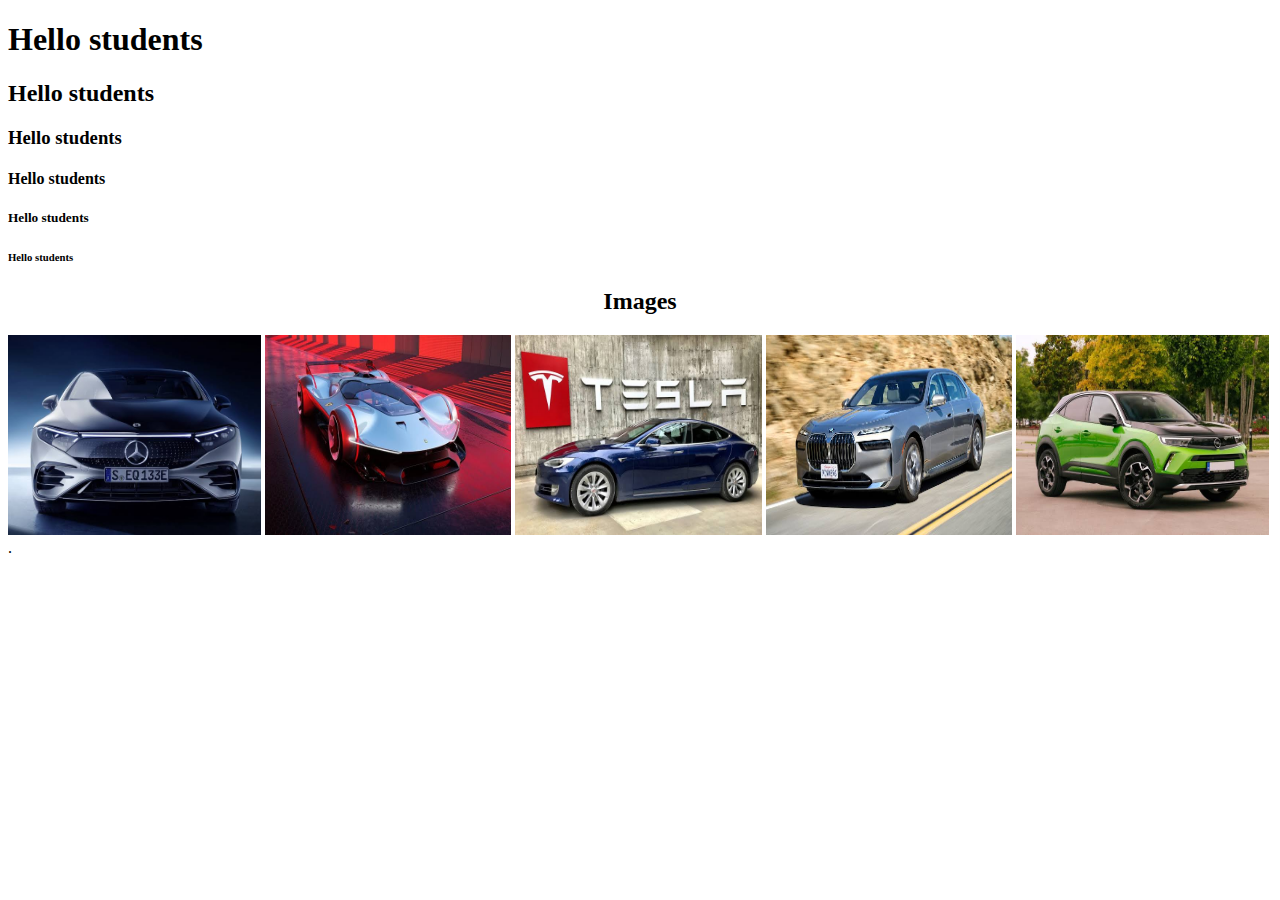
<file: HomeWorkdey2/index.html>
<!DOCTYPE html>
<html lang="ru">
<head>
    <meta charset="UTF-8">
    <title>Заголовок страницы</title>
</head>
<body>
    <h1>Hello students</h1>
    <h2>Hello students</h2>
    <h3>Hello students</h3>
    <h4>Hello students</h4>
    <h5>Hello students</h5>
    <h6>Hello students</h6>
    <h2 style="text-align: center;">Images</h2>
   <a href="mercedes.html">
    <img src="img/merse.jpeg" width="20%" height="200px" alt="Here photo of MERSEDES car"></a>
   <a href="ferari.html">
    <img src="img/ferari.jpeg" width="19.5%" height="200px alt="Here photo of FERARI car"></a>
   <a href="tesla.html" target="_blank">
    <img src="img/tesla.jpeg" width="19.5%" height="200px alt="Here photo of TESLA car"></a>
   <a href="bmw.html">
    <img src="img/bmw.jpeg" width="19.5%" height="200px alt="Here photo of BMW car"></a>
   <a href="opel.html">
    <img src="img/opel.jpeg" width="20%" height="200px alt="Here photo of OPEL car"></a>
</body>
</html> .
</file>
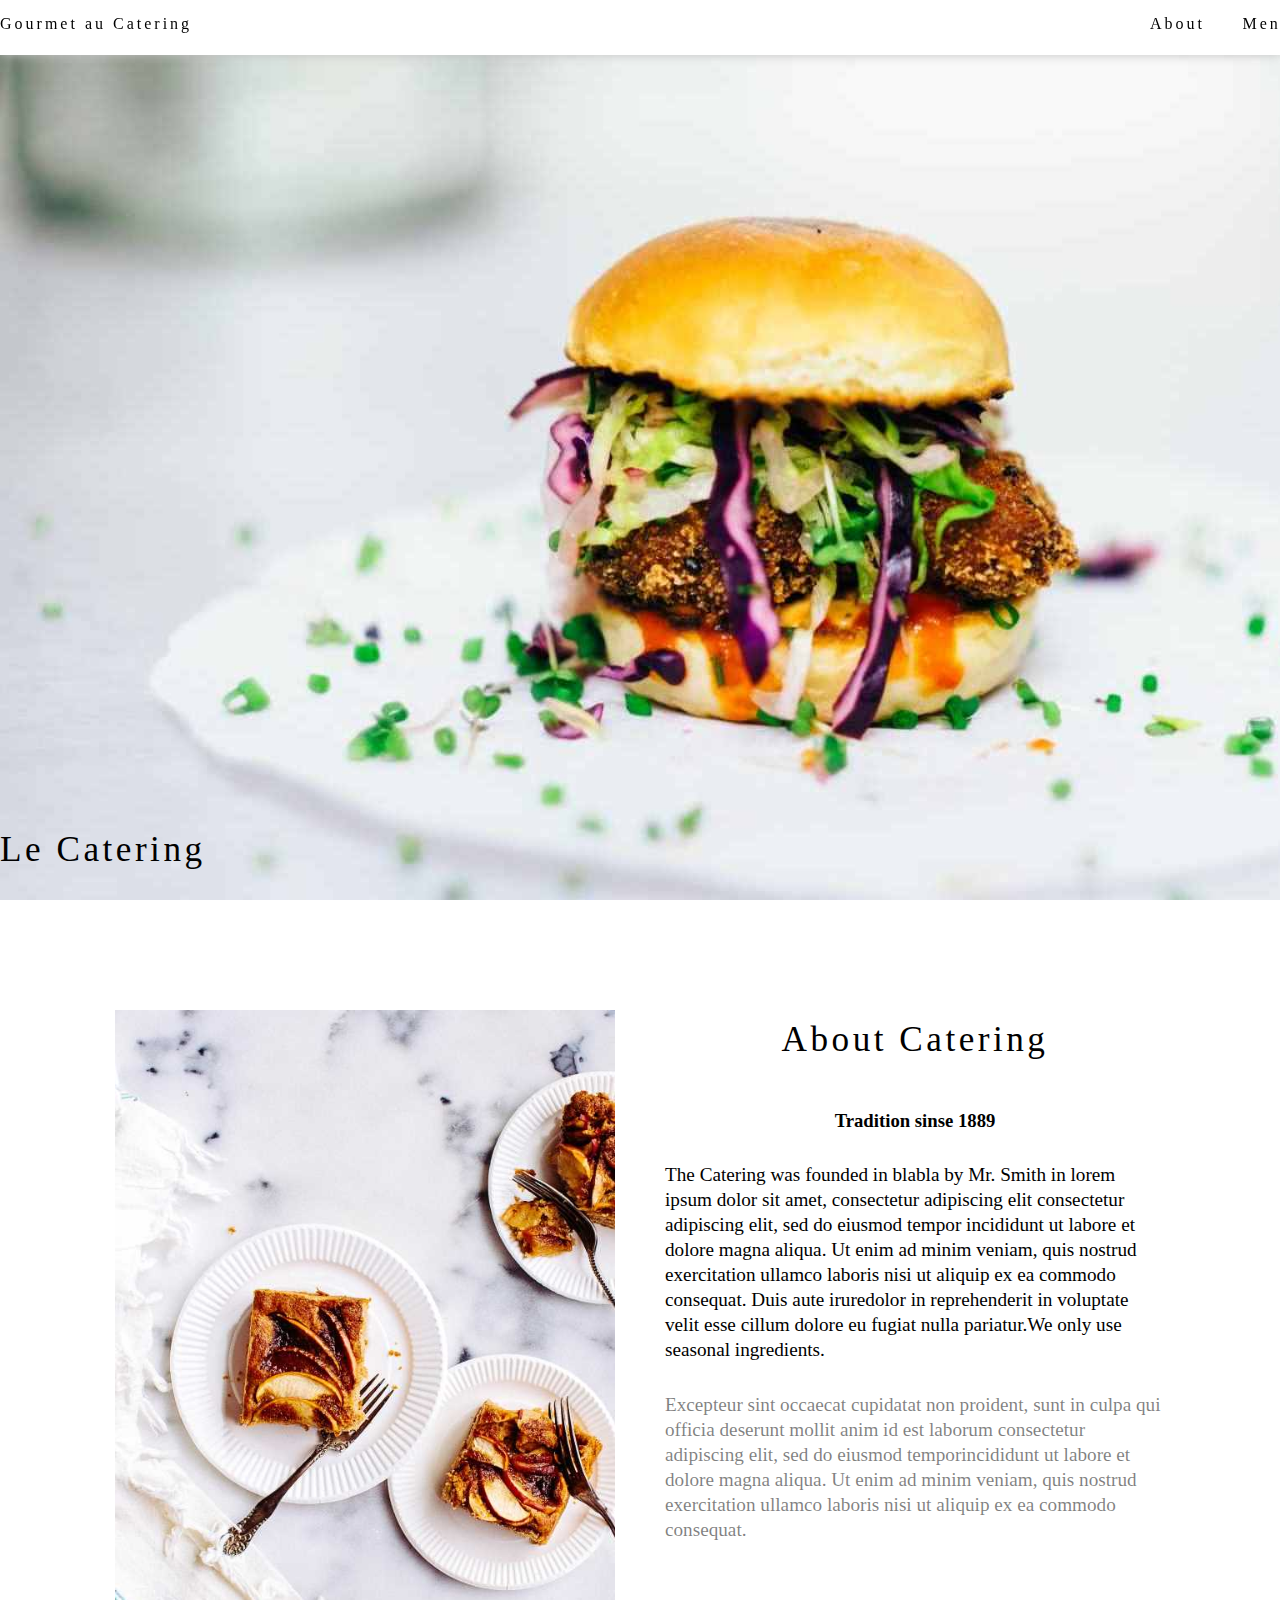
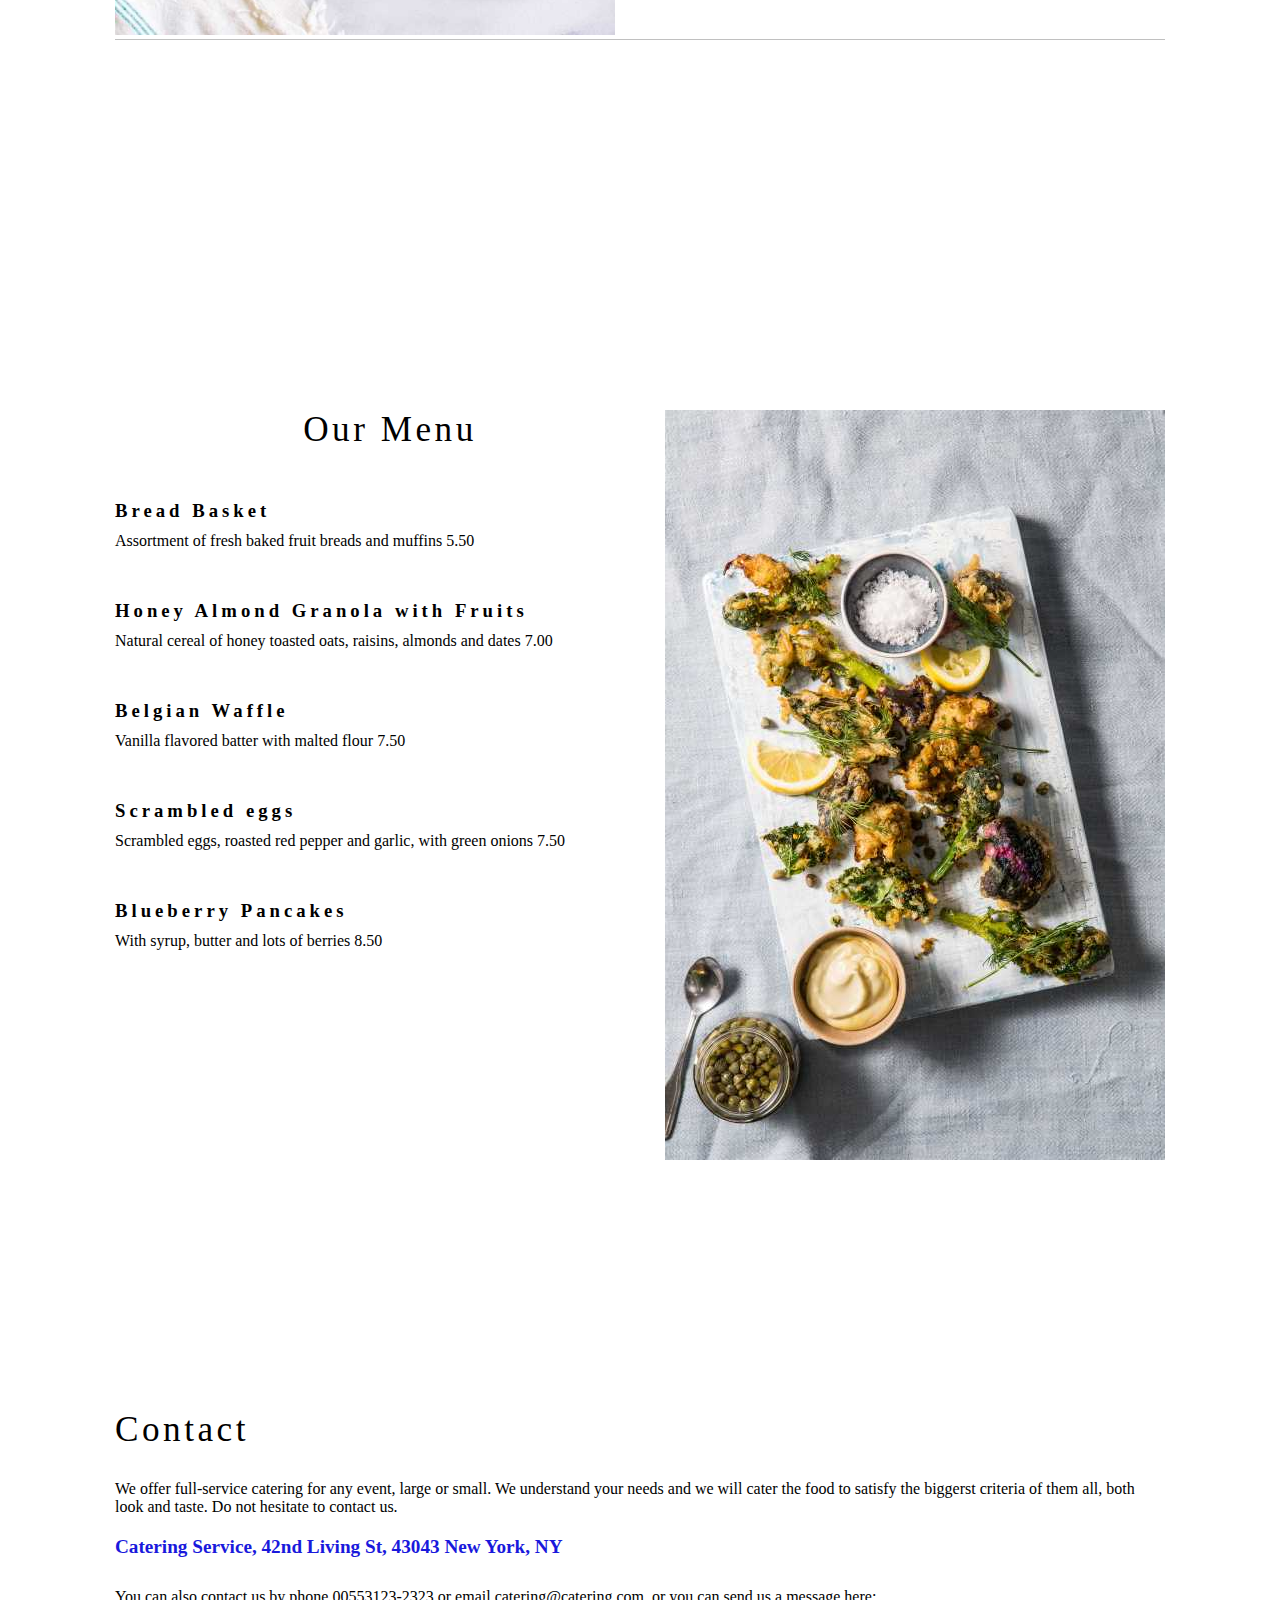
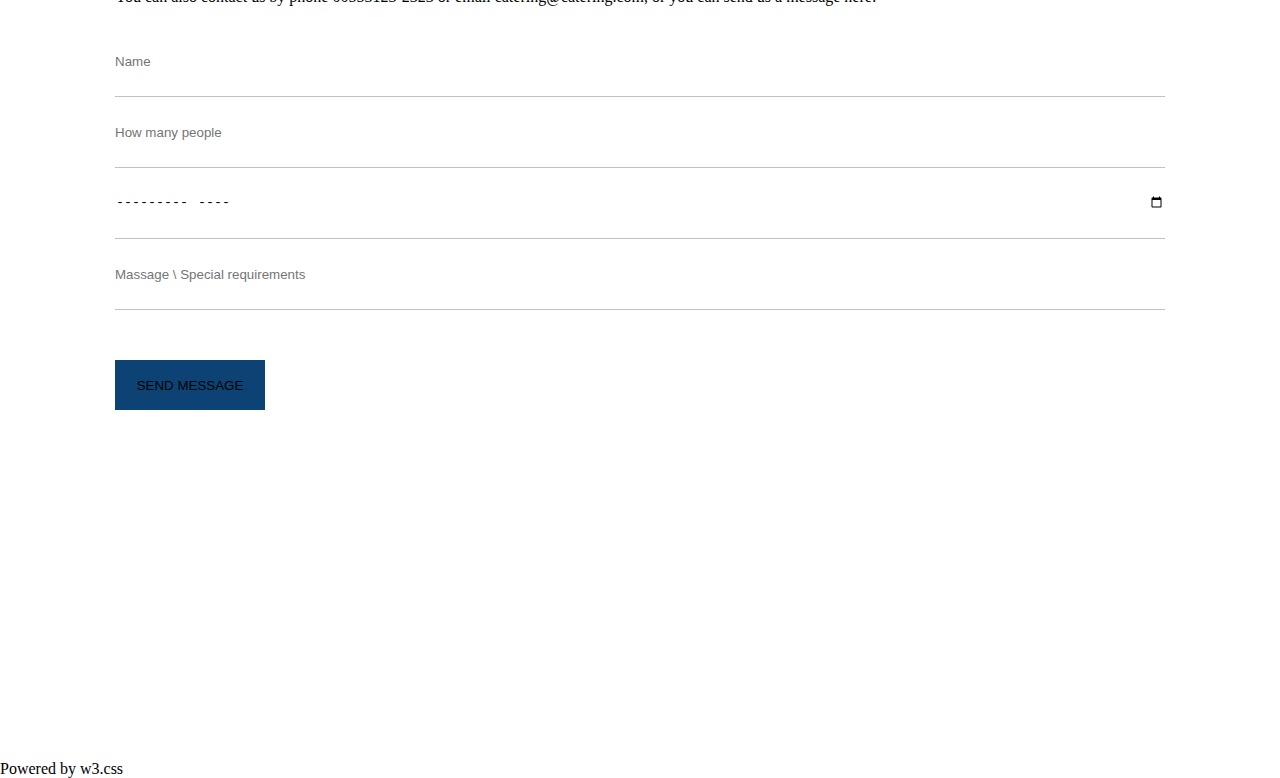
<file: HomeWorkdey3/index.html>
<!DOCTYPE html>
<html lang="en">
<head>
    <meta charset="UTF-8">
    <meta http-equiv="X-UA-Compatible" content="IE=edge">
    <meta name="viewport" content="width=device-width, initial-scale=1.0">
    <title>Document</title>
    <link rel="stylesheet" href="style.css">
</head>
<body>
    <div class="wrapper">
        <div class="top">
        <div class="toplink">
                <div class="toplink-left">
                    <a href="">Gourmet au Catering</a>
                </div>
                <div class="toplink-reight">
                    <div class="reight_about">
                        <a href="#section-about">About</a>
                    </div>
                    <div class="reight_menu">
                        <a href="#section-menu">Menu</a>
                    </div>
                    <div class="reight_contact">
                        <a href="#section-contact">Contact</a>
                    </div>
                </div>
        </div>
    </div>
        <div class="main">               
            </div>
            <div class="main_text title">Le Catering</div>
        </div>
        <section id="section-about">
            <div class="about">
            <div class="contener">
                <div class="about_body">
                    <div class="about_img">
                        <img src="img/tablesetting2.jpg" alt="">
                    </div>
                    <div class="about_text">
                        <div class="about_title title">
                            About Catering
                        </div>
                        <h3>Tradition sinse 1889</h3>
                        <div class="about_paragraf">
                            <p>The Catering was founded in blabla by Mr. Smith in lorem ipsum dolor sit amet, consectetur adipiscing elit consectetur adipiscing elit, sed do eiusmod tempor incididunt ut labore et dolore magna aliqua. Ut enim ad minim veniam, quis nostrud exercitation ullamco laboris nisi ut aliquip ex ea commodo consequat. Duis aute iruredolor in reprehenderit in voluptate velit esse cillum dolore eu fugiat nulla pariatur.We only use seasonal ingredients.</p>
                            <p>Excepteur sint occaecat cupidatat non proident, sunt in culpa qui officia deserunt mollit anim id est laborum consectetur adipiscing elit, sed do eiusmod temporincididunt ut labore et dolore magna aliqua. Ut enim ad minim veniam, quis nostrud exercitation ullamco laboris nisi ut aliquip ex ea commodo consequat.</p>
                        </div>
                    </div>
                </div>
            </div>
        </div>
        </section>
        <section id="section-menu">
        <div class="menu">
            <div class="contener">
                <div class="menu_body">
                <div class="menu_text">
                    <div class="menu_title title">Our Menu</div>
                    <div class="menu_menu">
                        <h3>Bread Basket</h3>
                        <p>Assortment of fresh baked fruit breads and muffins 5.50</p>
                        <h3>Honey Almond Granola with Fruits</h3>
                        <p>Natural cereal of honey toasted oats, raisins, almonds and dates 7.00</p>
                        <h3>Belgian Waffle</h3>
                        <p>Vanilla flavored batter with malted flour 7.50</p>
                        <h3>Scrambled eggs</h3>
                        <p>Scrambled eggs, roasted red pepper and garlic, with green onions 7.50</p>
                        <h3>Blueberry Pancakes</h3>
                        <p>With syrup, butter and lots of berries 8.50</p>
                    </div>
                </div>
                <div class="menu_img">
                    <img src="img/tablesetting.jpg" alt="">
                </div>
            </div>
        </div>
        </div>
        </section>
        <section id="section-contact">
        <div class="contact">
            <div class="contener">
                <div class="contact_tit title">Contact</div>
                <div class="Contact_text">
                    <p>We offer full-service catering for any event, large or small. We understand your needs and we will cater the food to satisfy the biggerst criteria of them all, both look and taste. Do not hesitate to contact us.</p>
                    <span>Catering Service, 42nd Living St, 43043 New York, NY</span>
                    <p>You can also contact us by phone 00553123-2323 or email catering@catering.com, or you can send us a message here:</p>
                </div>
                <input type="text" placeholder="Name" required>
                <input type="text" placeholder="How many people" required>
                <input type="month" required>
                <input type="text" placeholder="Massage \ Special requirements" required>
                <button>send message</button>
            </div>
        </div>
    </section>
        <div class="footer">
            <div class="footer_text">
                Powered by w3.css
            </div>
        </div>
    </div>
</body>
</html>
</file>
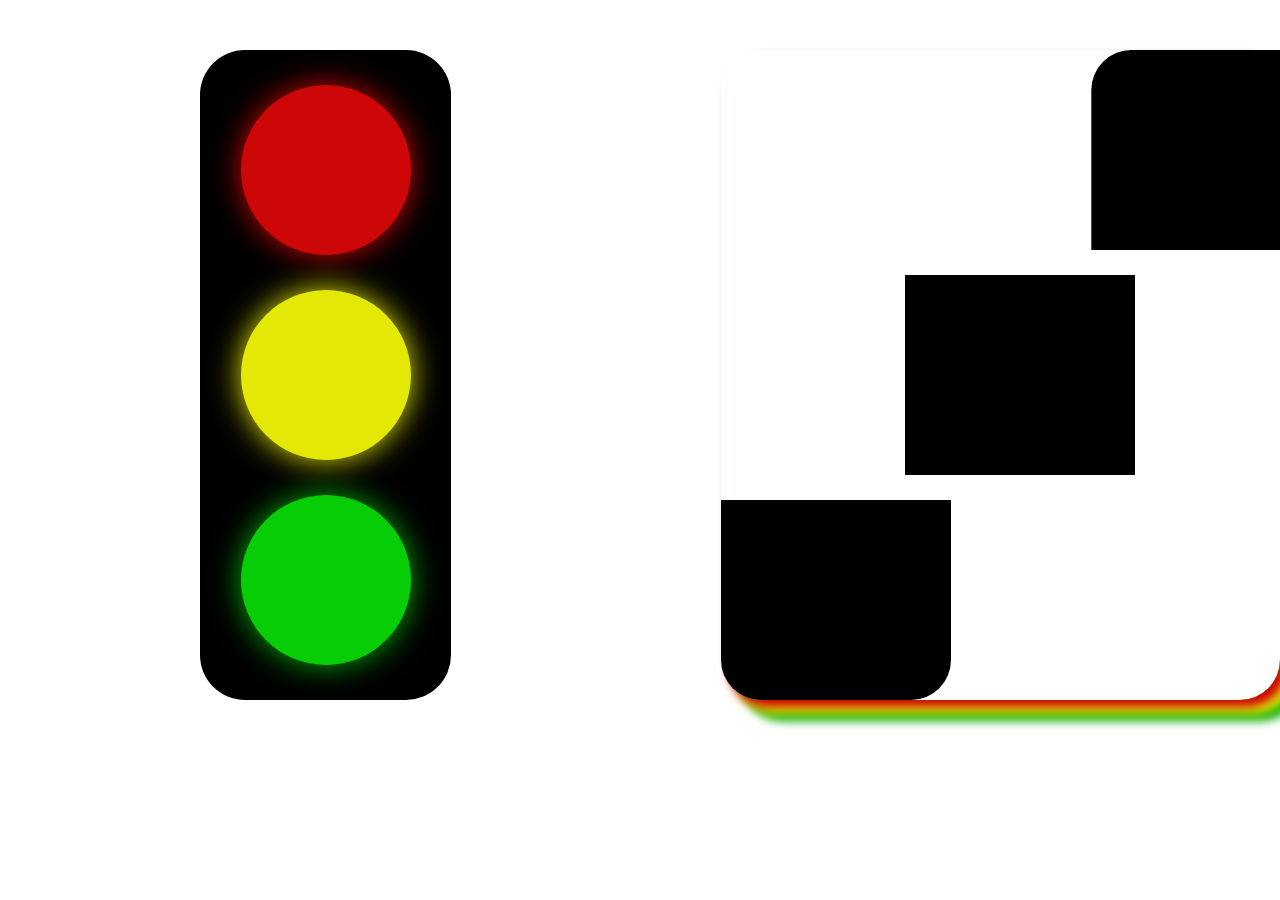
<file: HomeWorkdey4/index.html>
<!DOCTYPE html>
<html lang="en">
<head>
    <meta charset="UTF-8">
    <meta http-equiv="X-UA-Compatible" content="IE=edge">
    <meta name="viewport" content="width=device-width, initial-scale=1.0">
    <title>Document</title>
    <link rel="stylesheet" href="style.css">
</head>
<body>
    <div class="block">
        <div class="block_block1"></div>
        <div class="block_block2"></div>
        <div class="block_block3"></div>
    </div>
    <div class="blockh">
        <div class="block_blockh1"><div class="blok1"></div></div>
        <div class="block_blockh2"><div class="blok2"></div></div>
        <div class="block_blockh3"><div class="blok3"></div></div>
    </div>
</body>
</html>
</file>
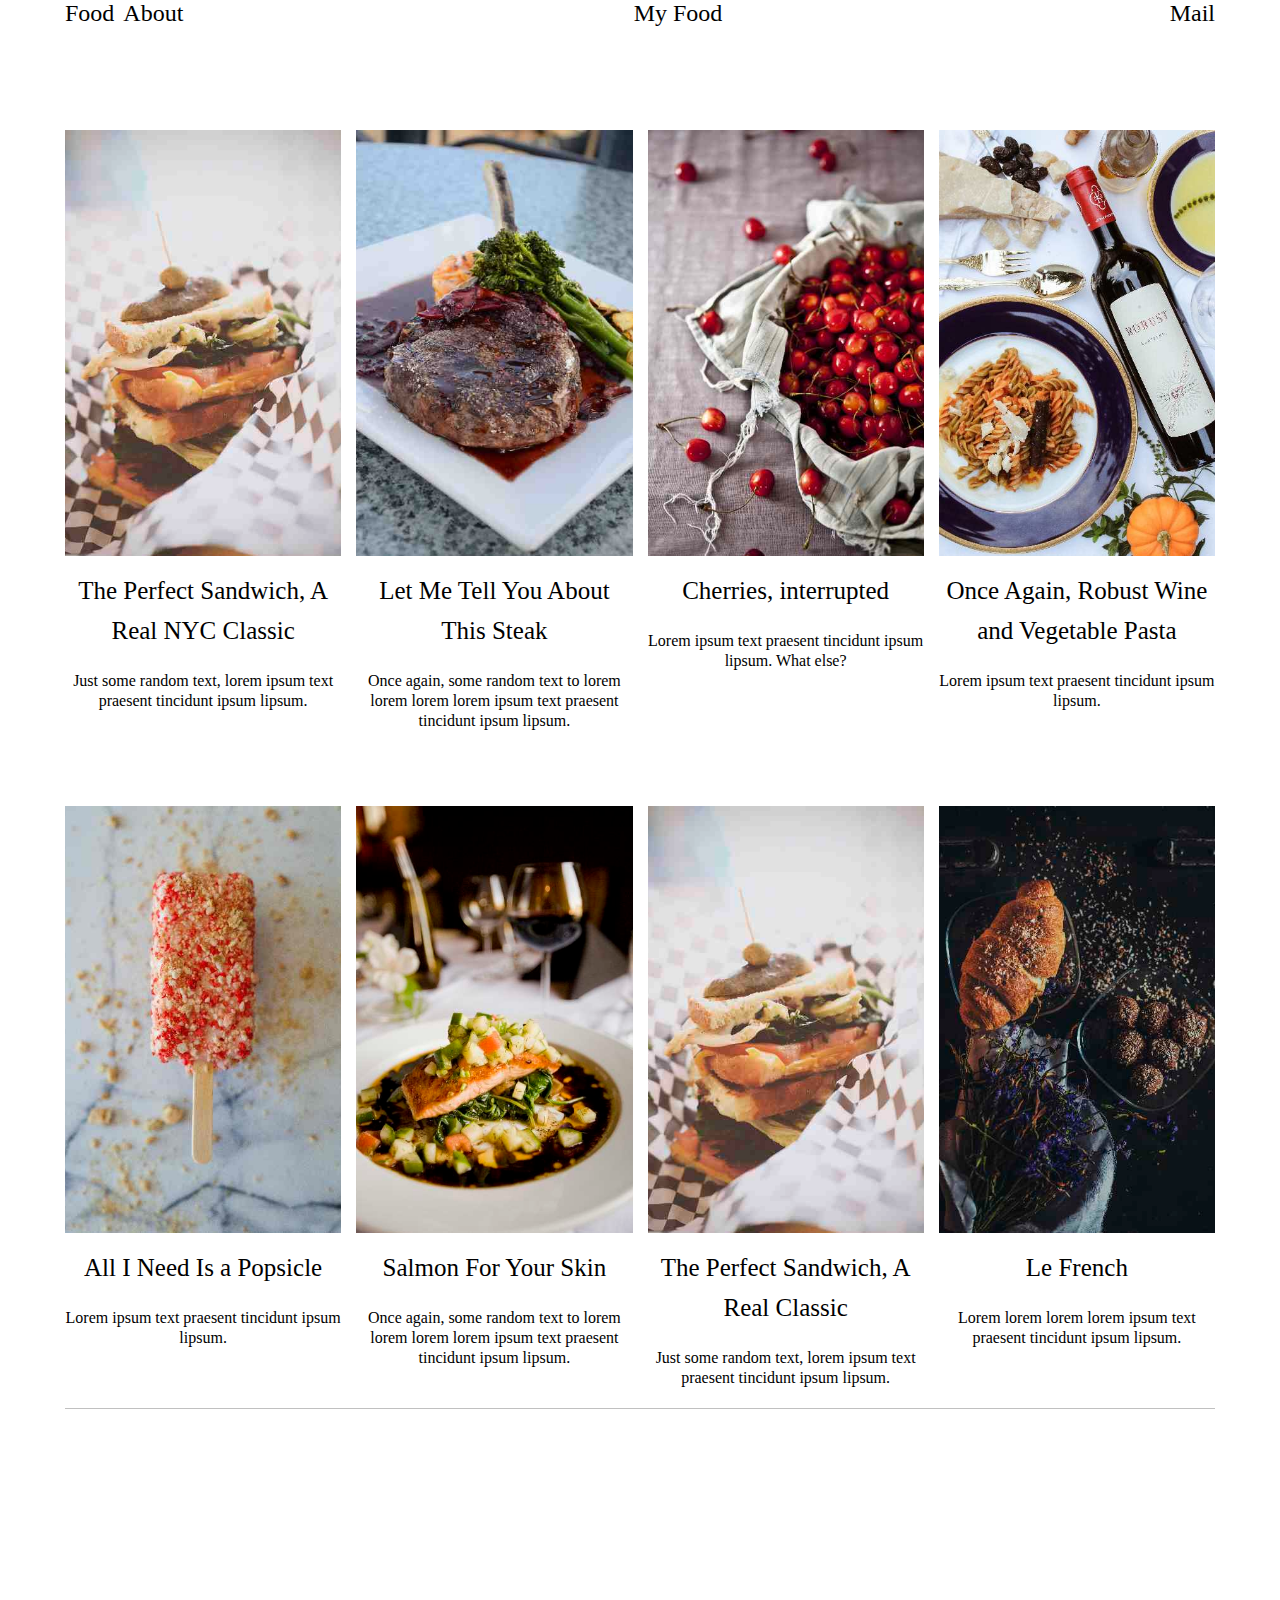
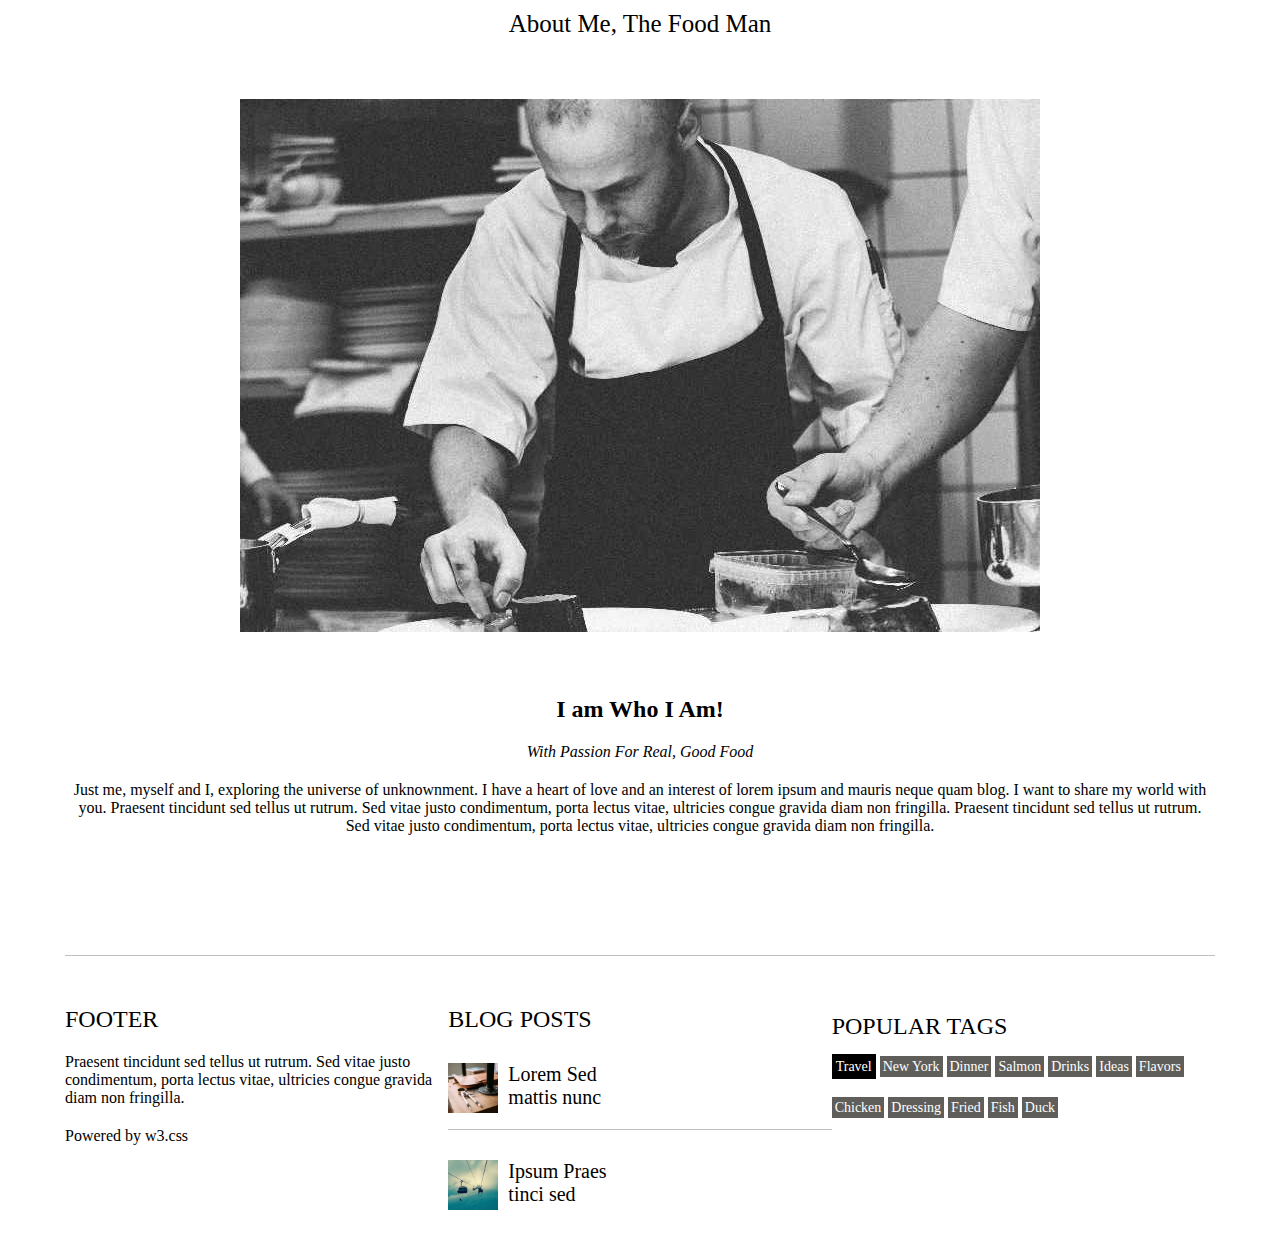
<file: HomeWorkdey5/index.html>
<!DOCTYPE html>
<html lang="en">
<head>
    <meta charset="UTF-8">
    <meta http-equiv="X-UA-Compatible" content="IE=edge">
    <meta name="viewport" content="width=device-width, initial-scale=1.0">
    <title>Document</title>
    <link rel="stylesheet" href="style.css">
</head>
<body>
    <div class="wrapper">
        <div id="navbar">
            <div class="contener">
                <div class="navbar_body">
                    <div class="navbar_select">                        
                            <span><a href="#food">Food</a></span>
                            <span><a href="#about">About</a></span>
                    </div>
                    <div class="navbar_fod">
                        My Food
                    </div>
                    <div class="navbar_mail">
                        Mail
                    </div>
                </div>
            </div>
        </div>
        <div id="food">
            <div class="contener">
                <div class="food_body">                     
                    <div class="food_items">
                        <div class="item">
                            <div class="item_img">
                                <img src="./img/img1.jpg" alt="">
                            </div>
                            <div class="item_text">
                                <div class="item_title title">
                                    The Perfect Sandwich, A Real NYC Classic
                                </div>
                                <p>Just some random text, lorem ipsum text praesent tincidunt ipsum lipsum.</p>
                            </div>
                        </div>
                        <div class="item">
                            <div class="item_img">
                                <img src="./img/img2.jpg" alt="">
                            </div>
                            <div class="item_text">
                                <div class="item_title title">
                                    Let Me Tell You About This Steak
                                </div>
                                <p>Once again, some random text to lorem lorem lorem lorem ipsum text praesent tincidunt ipsum lipsum.</p>
                            </div>
                        </div>
                        <div class="item">
                            <div class="item_img">
                                <img src="./img/img3.jpg" alt="">
                            </div>
                            <div class="item_text">
                                <div class="item_title title">
                                    Cherries, interrupted
                                </div>
                                <p>Lorem ipsum text praesent tincidunt ipsum lipsum.

                                    What else?</p>
                            </div>
                        </div>
                        <div class="item">
                            <div class="item_img">
                                <img src="./img/img4.jpg" alt="">
                            </div>
                            <div class="item_text">
                                <div class="item_title title">
                                    Once Again, Robust Wine and Vegetable Pasta
                                </div>
                                <p>Lorem ipsum text praesent tincidunt ipsum lipsum.</p>
                            </div>
                        </div>
                        <div class="item">
                            <div class="item_img">
                                <img src="./img/img5.jpg" alt="">
                            </div>
                            <div class="item_text">
                                <div class="item_title title">
                                    All I Need Is a Popsicle
                                </div>
                                <p>Lorem ipsum text praesent tincidunt ipsum lipsum.</p>
                            </div>
                        </div>
                        <div class="item">
                            <div class="item_img">
                                <img src="./img/img6.jpg" alt="">
                            </div>
                            <div class="item_text">
                                <div class="item_title title">
                                    Salmon For Your Skin
                                </div>
                                <p>Once again, some random text to lorem lorem lorem lorem ipsum text praesent tincidunt ipsum lipsum.</p>
                            </div>
                        </div>
                        <div class="item">
                            <div class="item_img">
                                <img src="./img/img7.jpg" alt="">
                            </div>
                            <div class="item_text">
                                <div class="item_title title">
                                    The Perfect Sandwich, A Real Classic
                                </div>
                                <p>Just some random text, lorem ipsum text praesent tincidunt ipsum lipsum.

                                </p>
                            </div>
                        </div>
                        <div class="item">
                            <div class="item_img">
                                <img src="./img/img8.jpg" alt="">
                            </div>
                            <div class="item_text">
                                <div class="item_title title">
                                    Le French
                                </div>
                                <p>Lorem lorem lorem lorem ipsum text praesent tincidunt ipsum lipsum.
                                </p>
                            </div>
                        </div>
                    </div>
                </div>
            </div>
        </div>
        <div id="about">
            <div class="contener">
                <div class="about_body">
                   <div class="about_titl title">
                    About Me, The Food Man
                   </div> 
                   <div class="about_img">
                    <img src="./img/imgabout.jpg" alt="">
                   </div>
                   <h2>I am Who I Am!</h2>
                   <div class="about_title">
                    With Passion For Real, Good Food
                   </div>
                   <p>Just me, myself and I, exploring the universe of unknownment. I have a heart of love and an interest of lorem ipsum and mauris neque quam blog. I want to share my world with you. Praesent tincidunt sed tellus ut rutrum. Sed vitae justo condimentum, porta lectus vitae, ultricies congue gravida diam non fringilla. Praesent tincidunt sed tellus ut rutrum. Sed vitae justo condimentum, porta lectus vitae, ultricies congue gravida diam non fringilla.</p>
                </div>
            </div>
        </div>
        <div class="footer">
            <div class="contener">
                <div class="footer_item">
                    <div class="footer_item1">
                        <div class="item1_title titleuper">
                            FOOTER
                        </div>
                        <p>Praesent tincidunt sed tellus ut rutrum. Sed vitae justo condimentum, porta lectus vitae, ultricies congue gravida diam non fringilla.</p>
                        <p>Powered by w3.css</p>
                    </div>
                    <div class="footer_item2">
                        <div class="item2_title titleuper">BLOG POSTS</div>
                        <div class="item2_img">
                            <img src="./img/it1.jpg" alt="">
                            <p>Lorem
                                Sed mattis nunc</p>
                        </div>
                        <div class="item2_img2">
                            <img src="./img/it2.jpg" alt="">
                            <p>Ipsum
                                Praes tinci sed</p>
                        </div>
                        </div>
                        <div class="footer_item3">
                            <div class="item3_title titleuper">
                                POPULAR TAGS
                            </div>
                            <div class="item3_span">
                                <span>Travel</span>
                                <span>New York</span>
                                <span>Dinner</span>
                                <span>Salmon</span>
                                <span>Drinks</span>
                                <span>Ideas</span>
                                <span>Flavors</span>
                                <span>Chicken</span>
                                <span>Dressing</span>
                                <span>Fried</span>
                                <span>Fish</span>
                                <span>Duck</span>
                            </div>
                        </div>
                    </div>
                </div>
            </div>
        </div>
</body>
</html>
</file>
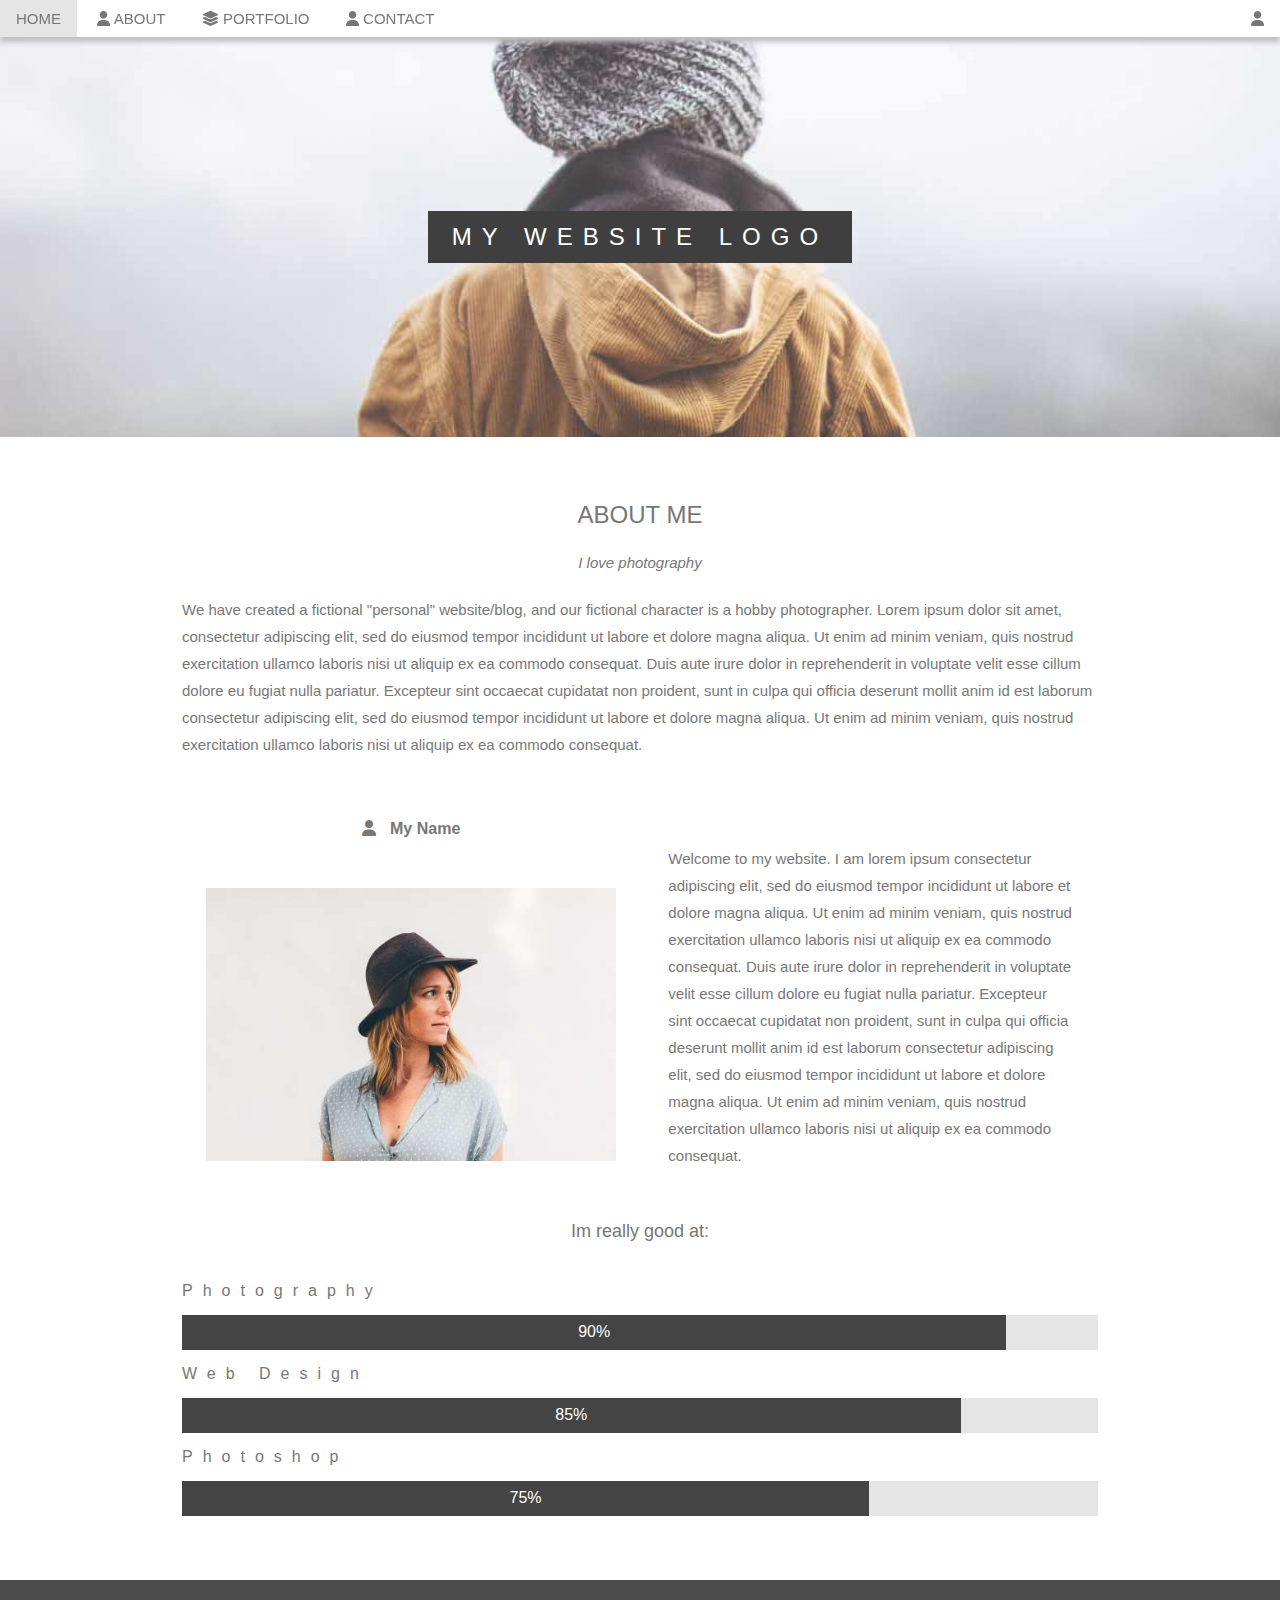
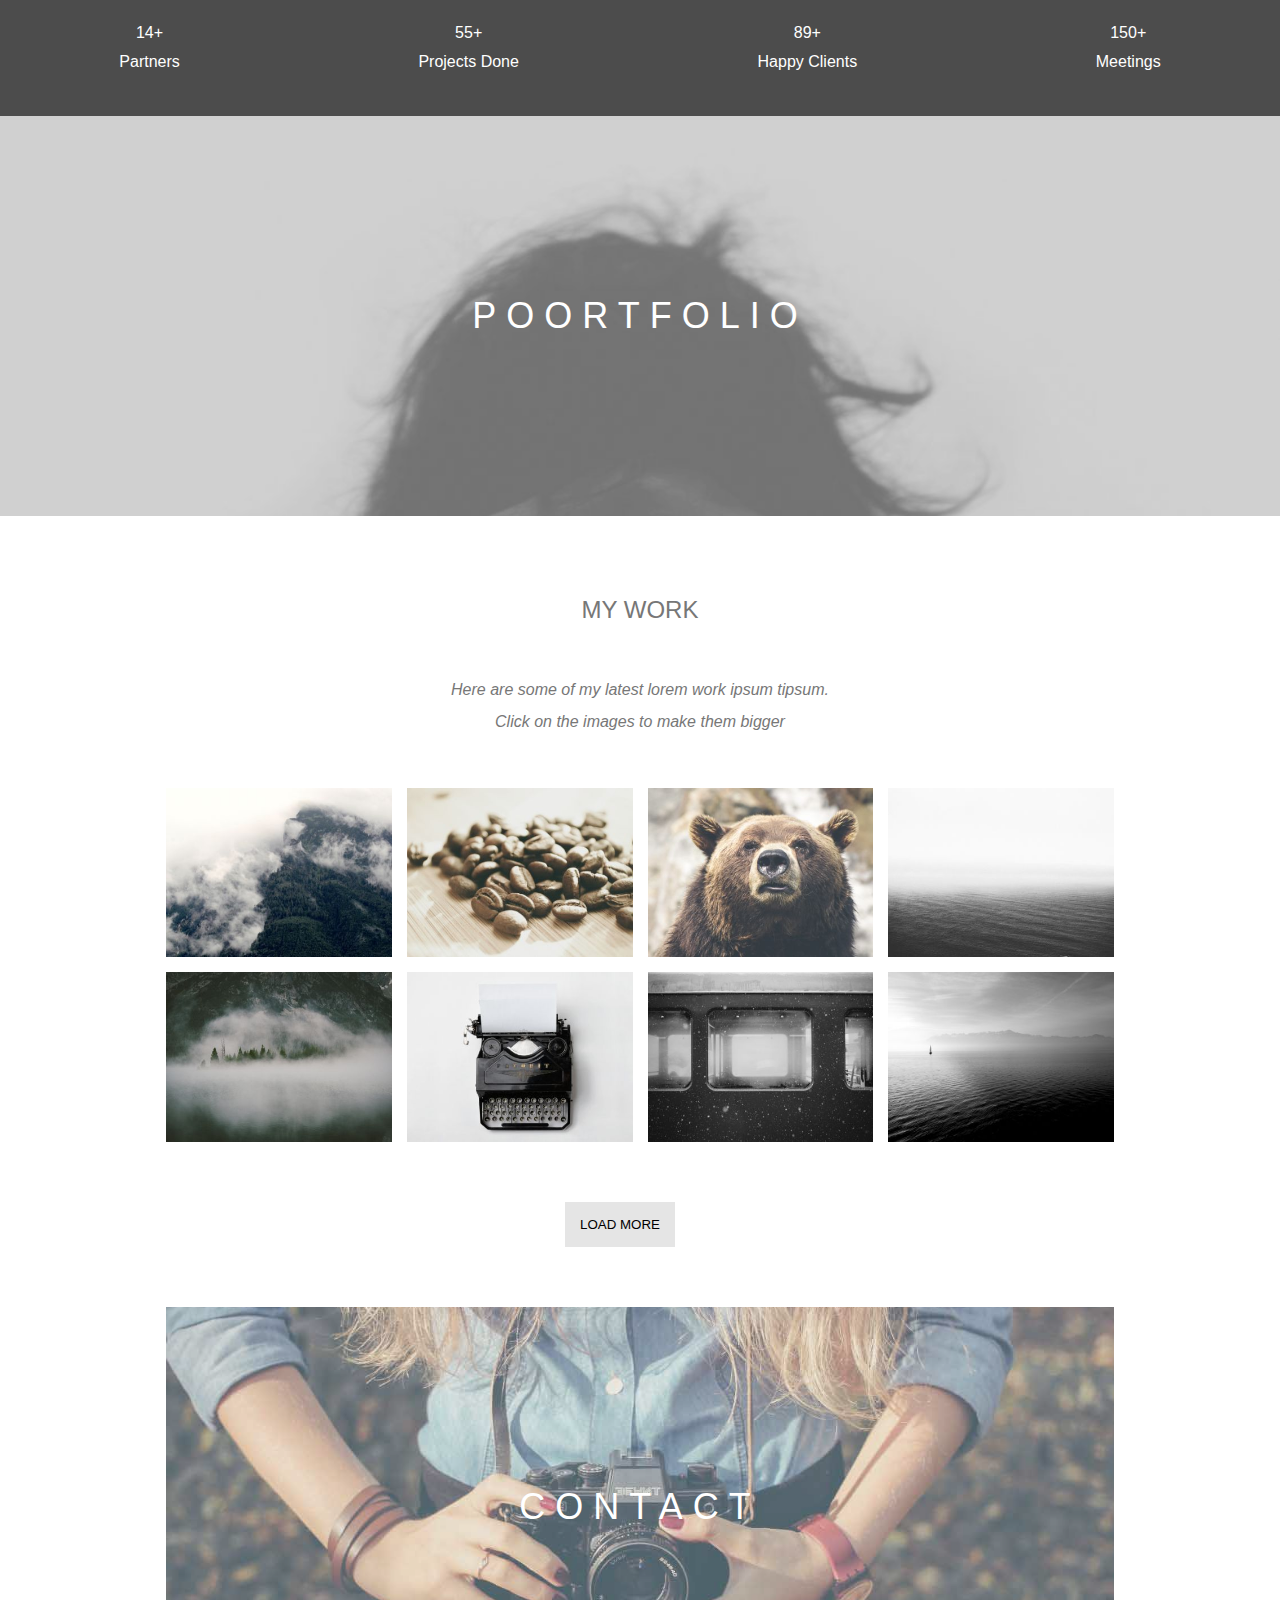
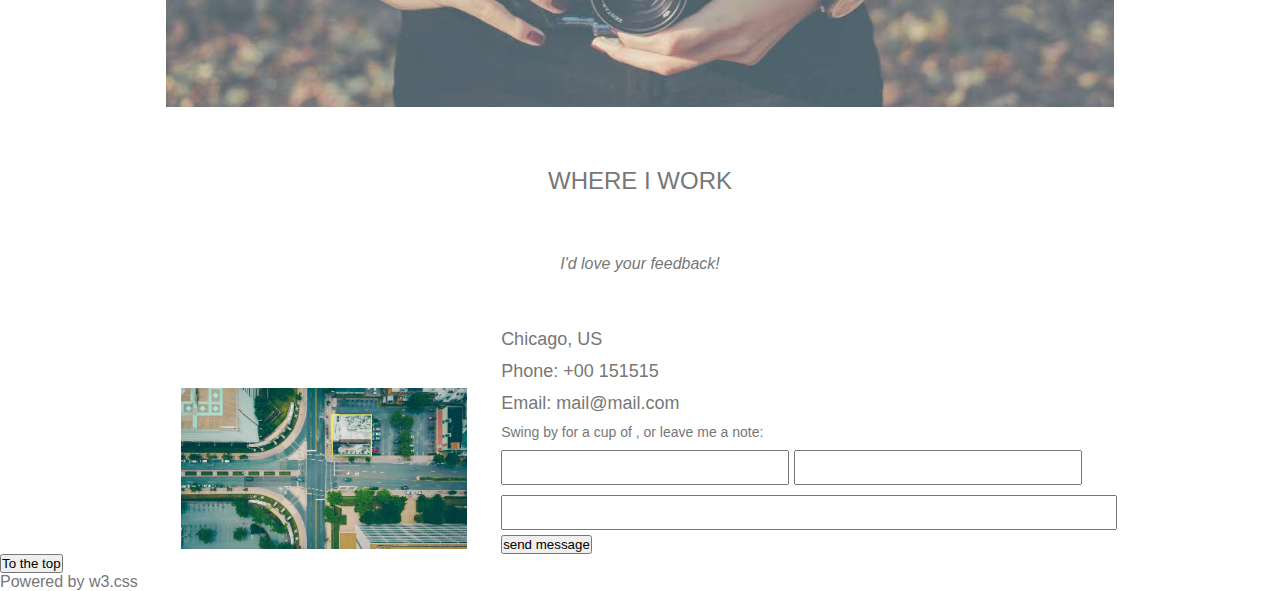
<file: HomeWorkdey6/index.html>
<!DOCTYPE html>
<html lang="en">
<head>
    <meta charset="UTF-8">
    <meta http-equiv="X-UA-Compatible" content="IE=edge">
    <meta name="viewport" content="width=device-width, initial-scale=1.0">
    <title>Document</title>
    <link rel="stylesheet" href="./fontawesome-free-6.3.0-web/css/all.css">
    <link rel="stylesheet" href="style.css">
</head>
<body>
    <div class="wrapper">
        <div class="navbar">
                <div class="navbar_link">
                    <div class="navbar_item">
                        home
                    </div>
                    <div class="navbar_item">
                        <i class="fa-solid fa-user"></i>
                        about
                    </div>
                    <div class="navbar_item">
                        <i class="fa-solid fa-layer-group"></i>
                        portfolio
                    </div>
                    <div class="navbar_item">
                        <i class="fa-solid fa-user"></i>
                        contact
                    </div>
                </div>
                <div class="navbar_poisk">
                    <i class="fa-solid fa-user"></i>
                </div>         
        </div>
        <div class="header">
            <div class="header_body trt">
                <div class="header_text">
                    MY WEBSITE LOGO
                </div>
            </div>
        </div>
        <div class="about">
            <div class="contener">
                <div class="about_body">
                    <div class="about_title title">
                        ABOUT ME
                    </div>
                    <div class="about_text">
                        <p>I love photography</p>
                        <p>We have created a fictional "personal" website/blog, and our fictional character is a hobby photographer. Lorem ipsum dolor sit amet, consectetur adipiscing elit, sed do eiusmod tempor incididunt ut labore et dolore magna aliqua. Ut enim ad minim veniam, quis nostrud exercitation ullamco laboris nisi ut aliquip ex ea commodo consequat. Duis aute irure dolor in reprehenderit in voluptate velit esse cillum dolore eu fugiat nulla pariatur. Excepteur sint occaecat cupidatat non proident, sunt in culpa qui officia deserunt mollit anim id est laborum consectetur adipiscing elit, sed do eiusmod tempor incididunt ut labore et dolore magna aliqua. Ut enim ad minim veniam, quis nostrud exercitation ullamco laboris nisi ut aliquip ex ea commodo consequat.</p>
                    </div>
                    <div class="about-block">
                        <div class="block_image">
                            <div class="block_title">
                                <i class="fa-solid fa-user"></i>
                                My Name
                            </div>
                            <div class="block_img">
                                <img src="./img/img2.jpg" alt="">
                            </div>
                        </div>
                        <div class="block_textimg">
                            Welcome to my website. I am lorem ipsum consectetur adipiscing elit, sed do eiusmod tempor incididunt ut labore et dolore magna aliqua. Ut enim ad minim veniam, quis nostrud exercitation ullamco laboris nisi ut aliquip ex ea commodo consequat. Duis aute irure dolor in reprehenderit in voluptate velit esse cillum dolore eu fugiat nulla pariatur. Excepteur sint occaecat cupidatat non proident, sunt in culpa qui officia deserunt mollit anim id est laborum consectetur adipiscing elit, sed do eiusmod tempor incididunt ut labore et dolore magna aliqua. Ut enim ad minim veniam, quis nostrud exercitation ullamco laboris nisi ut aliquip ex ea commodo consequat.
                        </div>
                    </div>
                    <div class="about-persent">
                        <div class="persent_title">
                            Im really good at:
                        </div>
                        <div class="persent_1">
                            <div class="persent_logo">
                                Photography
                            </div>
                            <div class="persent_block">
                                <div class="persent_blockin1">
                                    90%
                                </div>
                            </div>
                        </div>
                        <div class="persent_2">
                            <div class="persent_logo">
                                Web Design
                            </div>
                            <div class="persent_block">
                                <div class="persent_blockin2">
                                    85%
                                </div>
                            </div>
                        </div>
                        <div class="persent_3">
                            <div class="persent_logo">
                                Photoshop
                            </div>
                            <div class="persent_block">
                                <div class="persent_blockin3">
                                    75%
                                </div>
                            </div>
                        </div>
                    </div>
                        </div>
                    </div>
                    <div class="about_black">
                            <div class="black_body">
                                <div class="black">
                                    <p>14+</p>
                                    <p>Partners</p>
                                </div>
                                <div class="black">
                                    <p>55+</p>
                                    <p>Projects Done</p>
                                </div>
                                <div class="black">
                                    <p>89+</p>
                                    <p>Happy Clients</p>
                                </div>
                                <div class="black">
                                    <p>150+</p>
                                    <p>Meetings</p>
                                </div>
                            </div>
                    </div>
                    <div class="about-back">
                        <div class="back_text">
                            poortfolio
                        </div>
                    </div>    
        <div class="portfolio">
            <div class="contener">
                <div class="portfolio_body">
                    <div class="portfolio_title title">
                        my work
                    </div>
                    <div class="portfolio_italik">
                        Here are some of my latest lorem work ipsum tipsum.
Click on the images to make them bigger
                    </div>
                    <div class="portfolio_grid">
                        <div class="grid">
                            <img src="./img/p1.jpg" alt="">
                        </div>
                        <div class="grid">
                            <img src="./img/p2.jpg" alt="">
                        </div>
                        <div class="grid">
                            <img src="./img/p3.jpg" alt="">
                        </div>
                        <div class="grid">
                            <img src="./img/p4.jpg" alt="">
                        </div>
                        <div class="grid">
                            <img src="./img/p5.jpg" alt="">
                        </div>
                        <div class="grid">
                            <img src="./img/p6.jpg" alt="">
                        </div>
                        <div class="grid">
                            <img src="./img/p7.jpg" alt="">
                        </div>
                        <div class="grid">
                            <img src="./img/p8.jpg" alt="">
                        </div>
                    </div>
                    <div class="portfolio_btn">
                        <button>load more</button>
                    </div>
                    <div class="portfolio_imgback">
                        <div class="imgback_title">
                            contact
                        </div>
                    </div>
                </div>
            </div>
        </div>
        <div class="contact">
            <div class="contener">
                <div class="contact_body">
                    <div class="contact_title title">
                        WHERE I WORK
                    </div>
                    <div class="contact_italik">
                        I'd love your feedback!
                    </div>
                    <div class="contact-maptel">
                        <div class="maptel_img">
                            <img src="./img/map.jpg" alt="">
                        </div>
                        <div class="maptel_contact">
                            <p> Chicago, US</p>
                            <p> Phone: +00 151515</p>
                            <p>Email: mail@mail.com</p>
                            <p>Swing by for a cup of , or leave me a note:</p>
                            <input type="text" class="maptel_input mi">
                            <input type="text" class="maptel_input mi">
                            <input type="text" class="maptel_input">
                            <button class="maptel_btn">send message</button>
                        </div>
                    </div>
                </div>
            </div>
        </div>
        <div class="footer">
            <div class="footer_body">
                <button class="footer_btn">To the top</button>
                <p></p>
                <p>Powered by w3.css</p>
            </div>
        </div>
    </div>
</body>
</html>
</file>
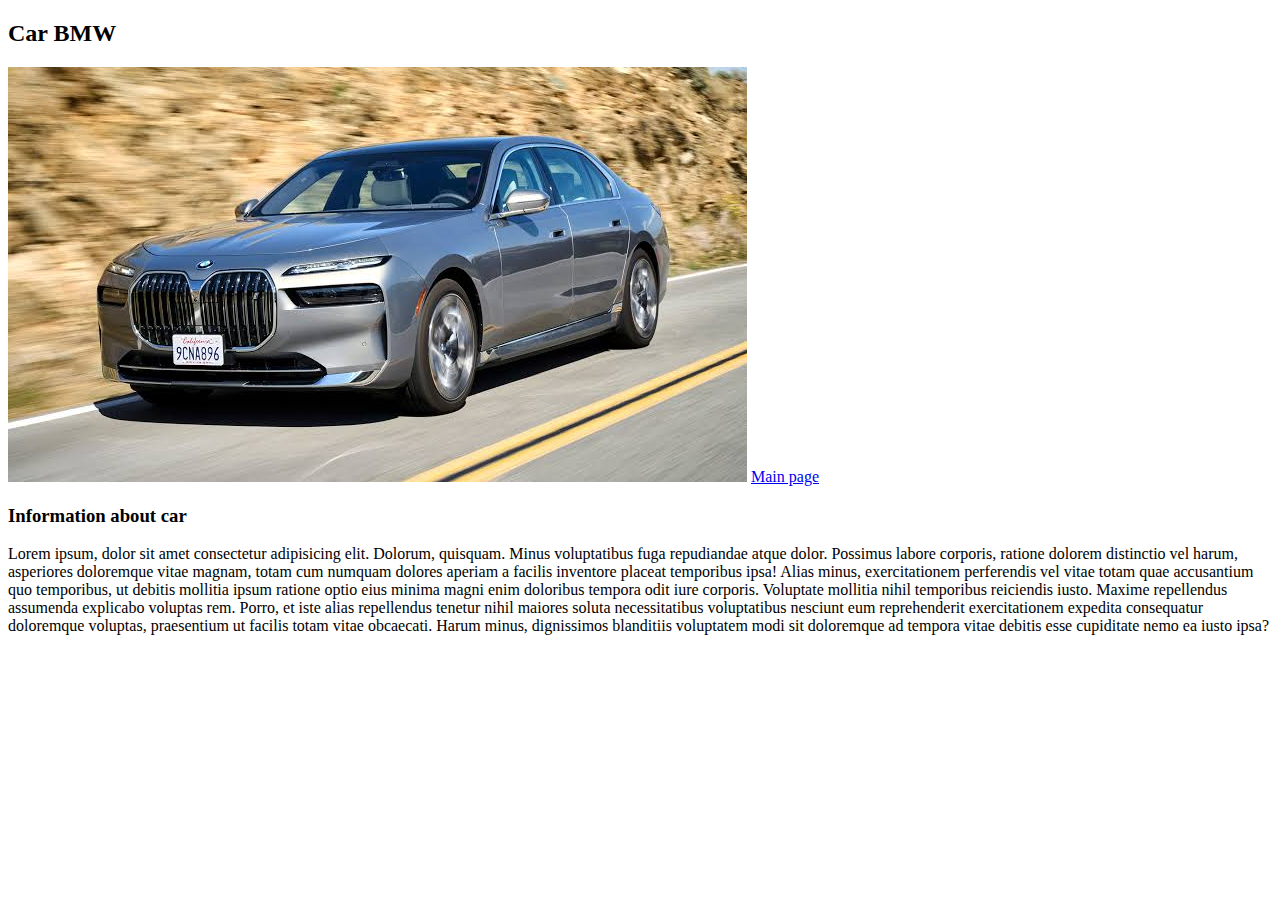
<file: HomeWorkdey2/bmw.html>
<!DOCTYPE html>
<html lang="en">
<head>
    <meta charset="UTF-8">
    <meta http-equiv="X-UA-Compatible" content="IE=edge">
    <meta name="viewport" content="width=device-width, initial-scale=1.0">
    <title>Document</title>
</head>
<body>
    <h2>Car BMW</h2>
    <img src="img/bmw.jpeg" alt="car">
    <a href="index.html">Main page</a>
    <h3>Information about car</h3>
    <p>Lorem ipsum, dolor sit amet consectetur adipisicing elit. Dolorum, quisquam. Minus voluptatibus fuga repudiandae atque dolor. Possimus labore corporis, ratione dolorem distinctio vel harum, asperiores doloremque vitae magnam, totam cum numquam dolores aperiam a facilis inventore placeat temporibus ipsa! Alias minus, exercitationem perferendis vel vitae totam quae accusantium quo temporibus, ut debitis mollitia ipsum ratione optio eius minima magni enim doloribus tempora odit iure corporis. Voluptate mollitia nihil temporibus reiciendis iusto. Maxime repellendus assumenda explicabo voluptas rem. Porro, et iste alias repellendus tenetur nihil maiores soluta necessitatibus voluptatibus nesciunt eum reprehenderit exercitationem expedita consequatur doloremque voluptas, praesentium ut facilis totam vitae obcaecati. Harum minus, dignissimos blanditiis voluptatem modi sit doloremque ad tempora vitae debitis esse cupiditate nemo ea iusto ipsa?</p>
</body>
</html>
</file>
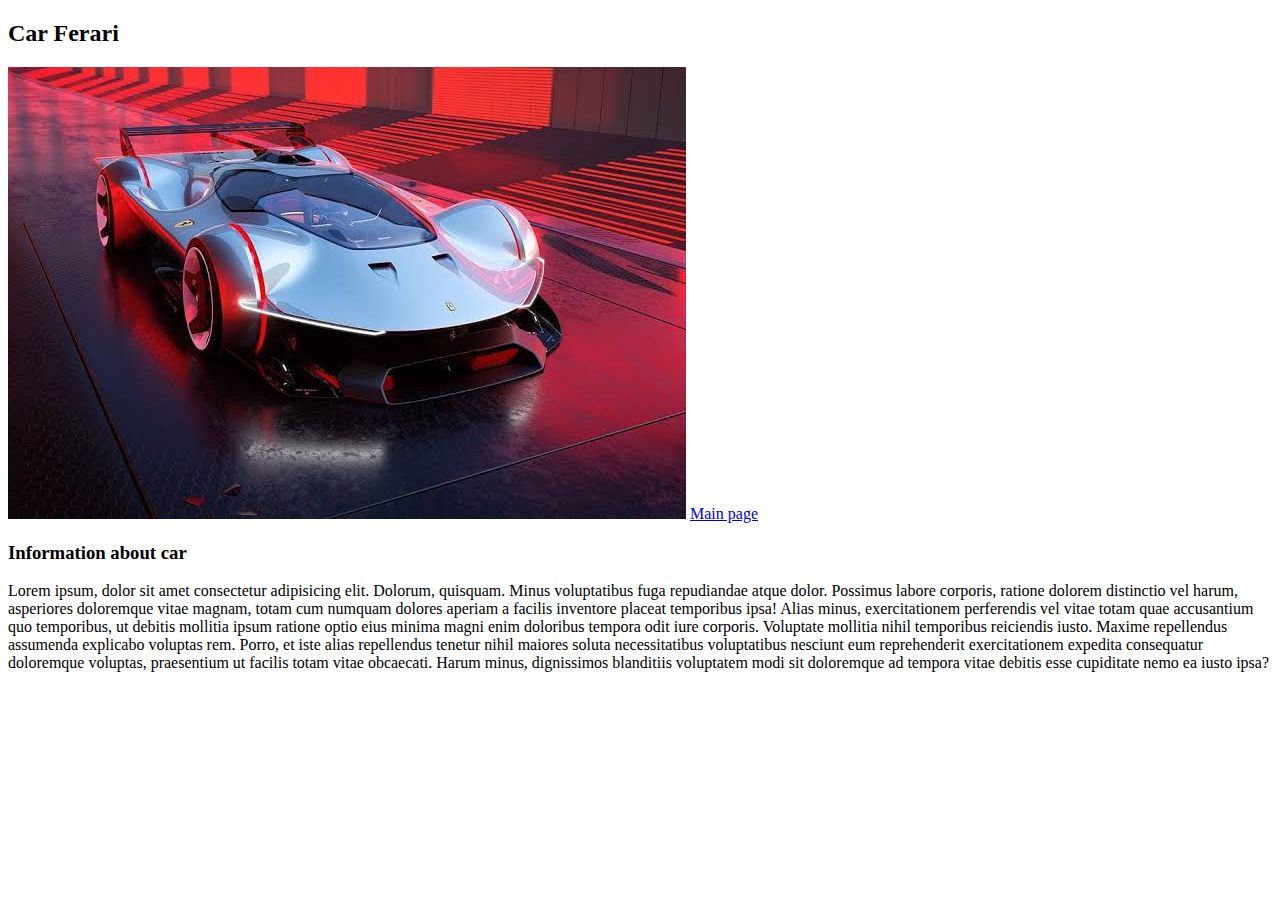
<file: HomeWorkdey2/ferari.html>
<!DOCTYPE html>
<html lang="en">
<head>
    <meta charset="UTF-8">
    <meta http-equiv="X-UA-Compatible" content="IE=edge">
    <meta name="viewport" content="width=device-width, initial-scale=1.0">
    <title>Document</title>
</head>
<body>
    <h2>Car Ferari</h2>
    <img src="img/ferari.jpeg" alt="car">
    <a href="index.html">Main page</a>
    <h3>Information about car</h3>
    <p>Lorem ipsum, dolor sit amet consectetur adipisicing elit. Dolorum, quisquam. Minus voluptatibus fuga repudiandae atque dolor. Possimus labore corporis, ratione dolorem distinctio vel harum, asperiores doloremque vitae magnam, totam cum numquam dolores aperiam a facilis inventore placeat temporibus ipsa! Alias minus, exercitationem perferendis vel vitae totam quae accusantium quo temporibus, ut debitis mollitia ipsum ratione optio eius minima magni enim doloribus tempora odit iure corporis. Voluptate mollitia nihil temporibus reiciendis iusto. Maxime repellendus assumenda explicabo voluptas rem. Porro, et iste alias repellendus tenetur nihil maiores soluta necessitatibus voluptatibus nesciunt eum reprehenderit exercitationem expedita consequatur doloremque voluptas, praesentium ut facilis totam vitae obcaecati. Harum minus, dignissimos blanditiis voluptatem modi sit doloremque ad tempora vitae debitis esse cupiditate nemo ea iusto ipsa?</p>
</body>
</html>
</file>
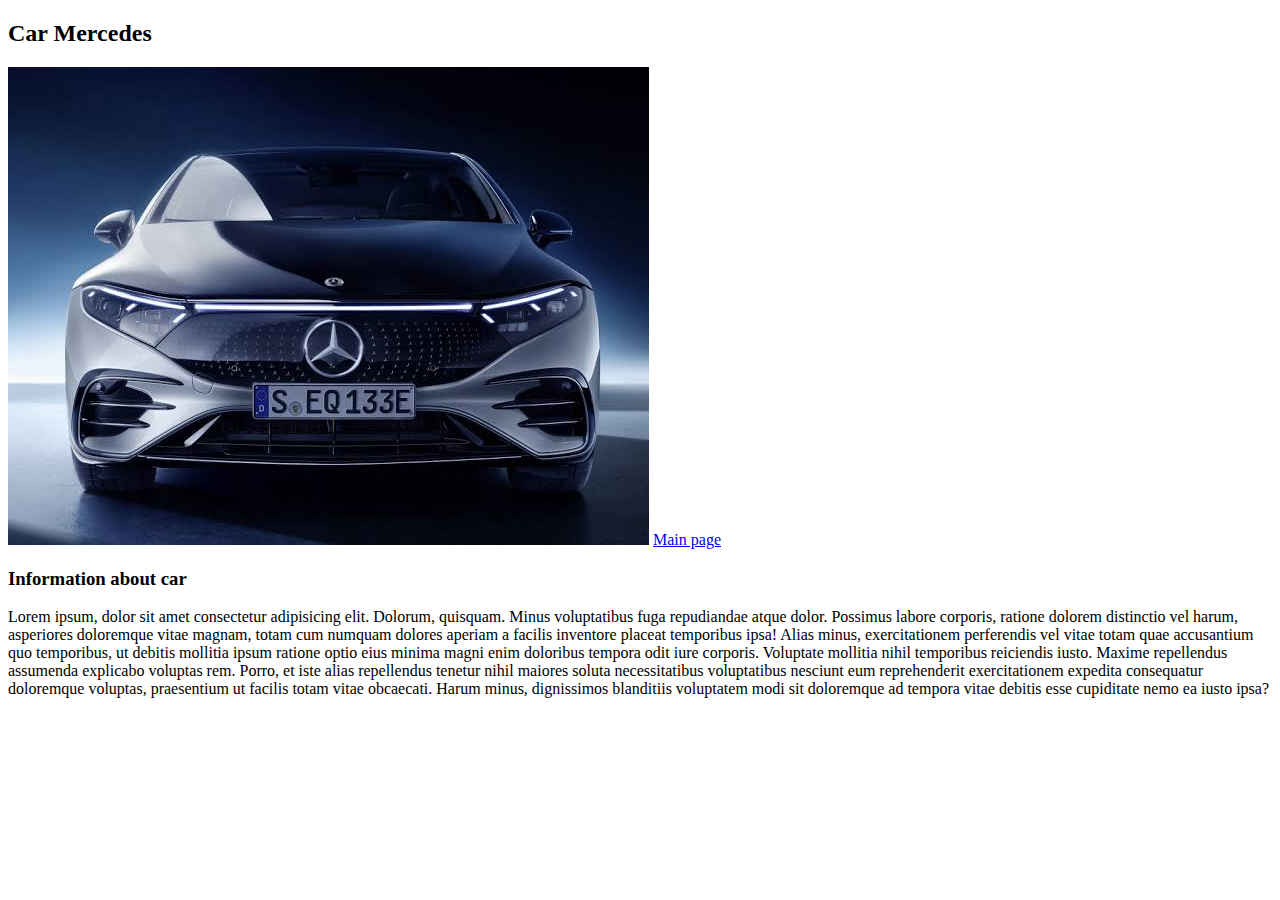
<file: HomeWorkdey2/mercedes.html>
<!DOCTYPE html>
<html lang="en">
<head>
    <meta charset="UTF-8">
    <meta http-equiv="X-UA-Compatible" content="IE=edge">
    <meta name="viewport" content="width=device-width, initial-scale=1.0">
    <title>Document</title>
</head>
<body>
    <h2>Car Mercedes</h2>
    <img src="img/merse.jpeg" alt="car">
    <a href="index.html">Main page</a>
    <h3>Information about car</h3>
    <p>Lorem ipsum, dolor sit amet consectetur adipisicing elit. Dolorum, quisquam. Minus voluptatibus fuga repudiandae atque dolor. Possimus labore corporis, ratione dolorem distinctio vel harum, asperiores doloremque vitae magnam, totam cum numquam dolores aperiam a facilis inventore placeat temporibus ipsa! Alias minus, exercitationem perferendis vel vitae totam quae accusantium quo temporibus, ut debitis mollitia ipsum ratione optio eius minima magni enim doloribus tempora odit iure corporis. Voluptate mollitia nihil temporibus reiciendis iusto. Maxime repellendus assumenda explicabo voluptas rem. Porro, et iste alias repellendus tenetur nihil maiores soluta necessitatibus voluptatibus nesciunt eum reprehenderit exercitationem expedita consequatur doloremque voluptas, praesentium ut facilis totam vitae obcaecati. Harum minus, dignissimos blanditiis voluptatem modi sit doloremque ad tempora vitae debitis esse cupiditate nemo ea iusto ipsa?</p>
</body>
</html>
</file>
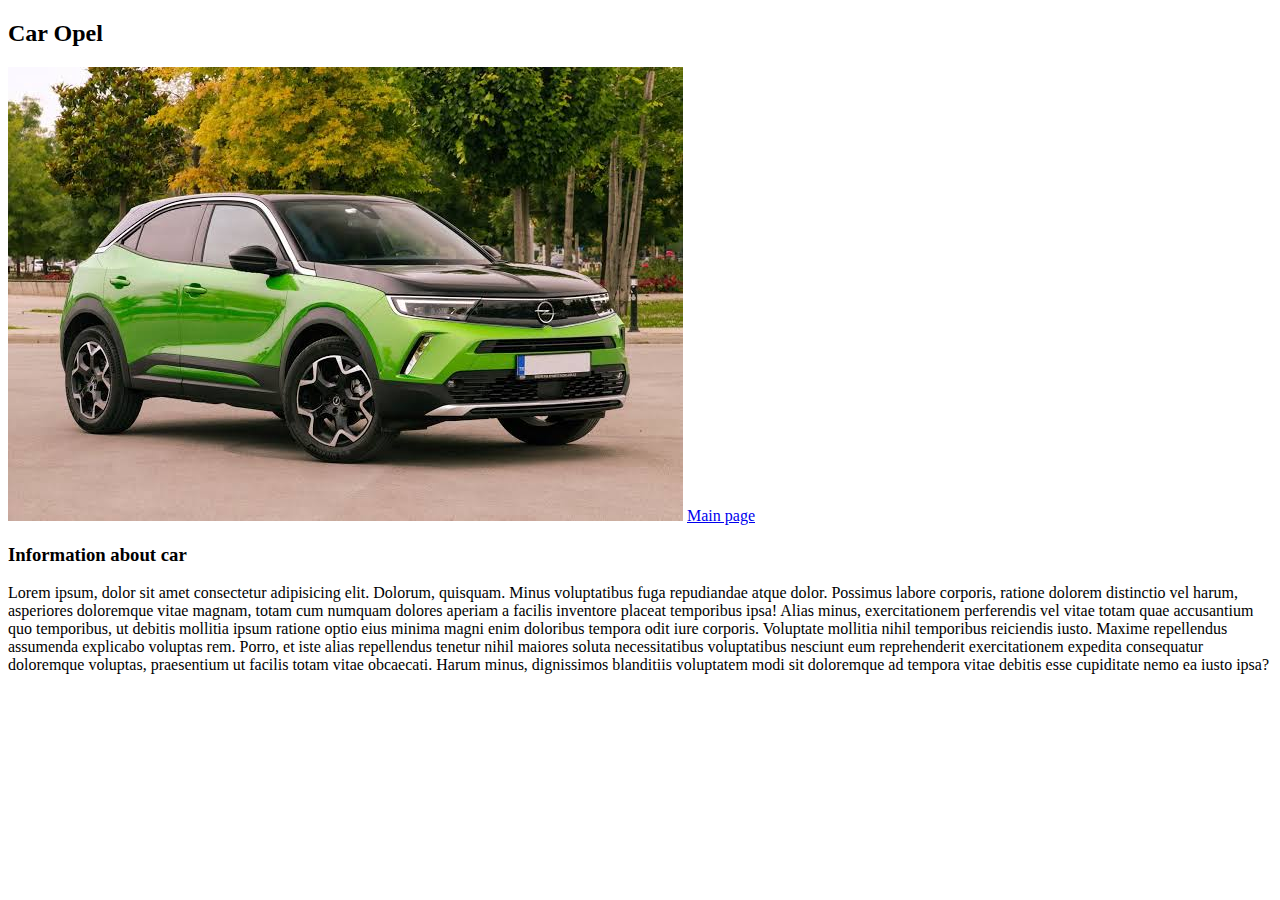
<file: HomeWorkdey2/opel.html>
<!DOCTYPE html>
<html lang="en">
<head>
    <meta charset="UTF-8">
    <meta http-equiv="X-UA-Compatible" content="IE=edge">
    <meta name="viewport" content="width=device-width, initial-scale=1.0">
    <title>Document</title>
</head>
<body>
    <h2>Car Opel</h2>
    <img src="img/opel.jpeg" alt="car">
    <a href="index.html">Main page</a>
    <h3>Information about car</h3>
    <p>Lorem ipsum, dolor sit amet consectetur adipisicing elit. Dolorum, quisquam. Minus voluptatibus fuga repudiandae atque dolor. Possimus labore corporis, ratione dolorem distinctio vel harum, asperiores doloremque vitae magnam, totam cum numquam dolores aperiam a facilis inventore placeat temporibus ipsa! Alias minus, exercitationem perferendis vel vitae totam quae accusantium quo temporibus, ut debitis mollitia ipsum ratione optio eius minima magni enim doloribus tempora odit iure corporis. Voluptate mollitia nihil temporibus reiciendis iusto. Maxime repellendus assumenda explicabo voluptas rem. Porro, et iste alias repellendus tenetur nihil maiores soluta necessitatibus voluptatibus nesciunt eum reprehenderit exercitationem expedita consequatur doloremque voluptas, praesentium ut facilis totam vitae obcaecati. Harum minus, dignissimos blanditiis voluptatem modi sit doloremque ad tempora vitae debitis esse cupiditate nemo ea iusto ipsa?</p>
</body>
</html>
</file>
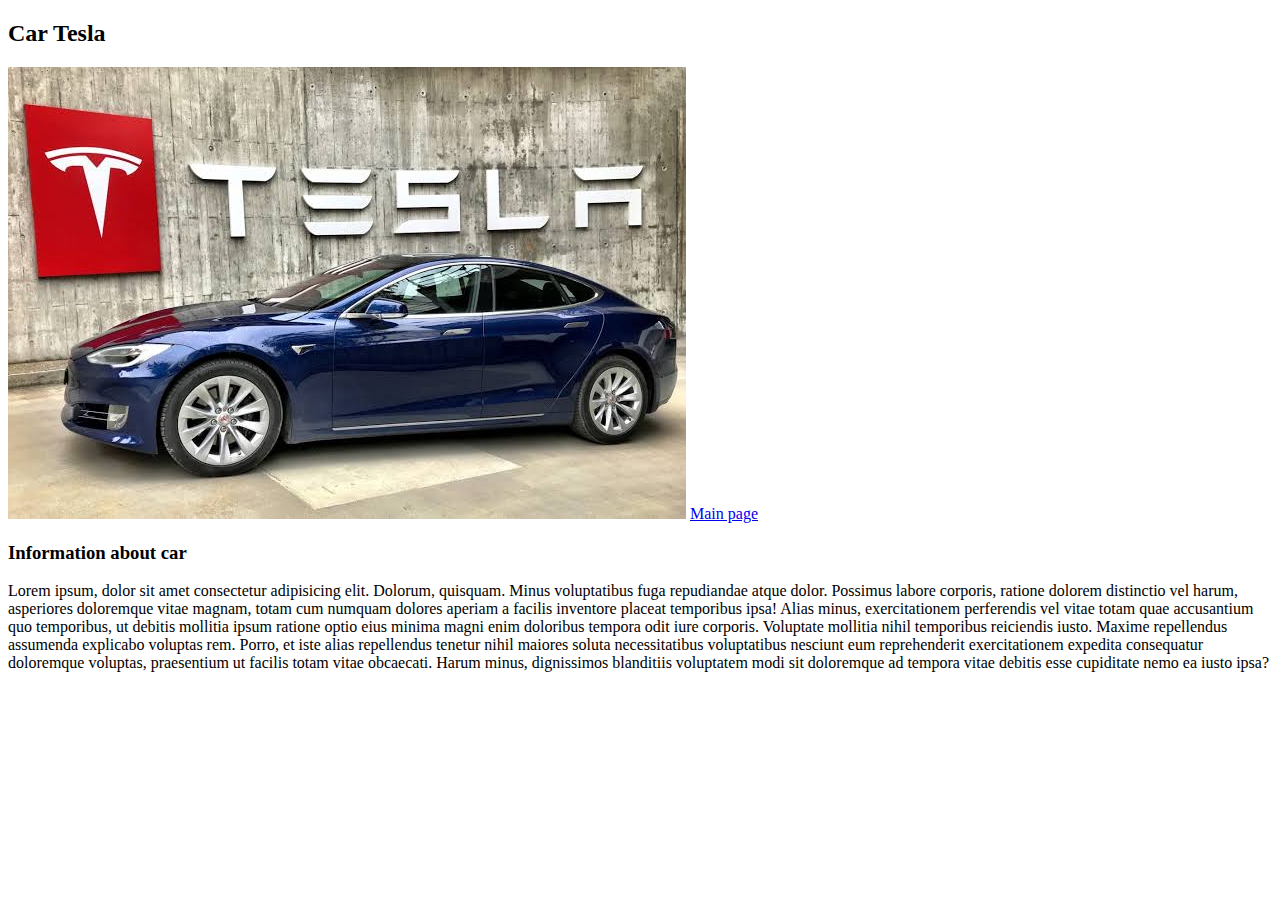
<file: HomeWorkdey2/tesla.html>
<!DOCTYPE html>
<html lang="en">
<head>
    <meta charset="UTF-8">
    <meta http-equiv="X-UA-Compatible" content="IE=edge">
    <meta name="viewport" content="width=device-width, initial-scale=1.0">
    <title>Document</title>
</head>
<body>
    <h2>Car Tesla</h2>
    <img src="img/tesla.jpeg" alt="car">
    <a href="index.html">Main page</a>
    <h3>Information about car</h3>
    <p>Lorem ipsum, dolor sit amet consectetur adipisicing elit. Dolorum, quisquam. Minus voluptatibus fuga repudiandae atque dolor. Possimus labore corporis, ratione dolorem distinctio vel harum, asperiores doloremque vitae magnam, totam cum numquam dolores aperiam a facilis inventore placeat temporibus ipsa! Alias minus, exercitationem perferendis vel vitae totam quae accusantium quo temporibus, ut debitis mollitia ipsum ratione optio eius minima magni enim doloribus tempora odit iure corporis. Voluptate mollitia nihil temporibus reiciendis iusto. Maxime repellendus assumenda explicabo voluptas rem. Porro, et iste alias repellendus tenetur nihil maiores soluta necessitatibus voluptatibus nesciunt eum reprehenderit exercitationem expedita consequatur doloremque voluptas, praesentium ut facilis totam vitae obcaecati. Harum minus, dignissimos blanditiis voluptatem modi sit doloremque ad tempora vitae debitis esse cupiditate nemo ea iusto ipsa?</p>
</body>
</html>
</file>
<file: HomeWorkdey3/style.css>
*{
    margin: 0;
    padding: 0;
}
a{
    text-decoration: none;
    color: black;
    letter-spacing: 3px;
}
.top{
    width: 100%;
    position: fixed;
    top: 0;
    left: 0;
    z-index: 10;
    box-shadow: 0 0 10px #c2c2c2;
    background-color: white;    
}
.toplink{
    width: 1400px;
    margin: 0 auto;
    display: flex;
    justify-content: space-between;
    text-align: center;
    height: 55px;
    padding-top: 15px;
    box-sizing: border-box;
}
.toplink-reight{
    display: flex;
    justify-content: space-between;
    width: 250px;
}
.main{
    height: 100vh;
    background: url('./img/hamburger.jpg') 0 0/cover;
}
.title{
    font-size: 2.2em;
    letter-spacing: 3.5px;
}
.main_text{
    margin: 0 auto;
    position: relative;
    z-index: 3;
    bottom: 70px;
    left: 0px;
    width: 1400px;
}
.contener{
    max-width: 1050px;
    margin: 0 auto;
}
.about{
    padding-top: 70px;
    height: 100vh;
    
}
.about_body{
    border-bottom: 1px solid silver;
    display: grid;
    gap: 10px;
    grid-template-columns: repeat(auto-fit, minmax(400px, 1fr));
}
.about_img{
    padding-right: 20px;
}
.about_img img{
    width: 100%;
}
.about_title {
text-align: center;
margin: 10px 0 50px 0;
}
.about_paragraf p{
    font-size: 1.2em;
    margin-bottom: 30px;
    line-height: 25px;
}
.about h3{
    text-align: center;
    margin-bottom: 30px;    
}
.about_text{
    padding-left: 20px;
}
.about_paragraf p:last-child{
    color: rgba(0, 0, 0, 0.5);
}
.menu{
    height: 100vh;    
}
.menu_body{
    display: flex;
    padding: 100px 0 30px 0;
}
.menu_text{
flex: 1 1 40%;
}
.menu_title{
    text-align: center;
}
.menu_menu h3{
    margin: 50px 0 10px 0;
    letter-spacing: 4px;
}
.contact{
    height: 100vh;
    padding: 200px 0 50px 0;
}
.Contact_text p{
    margin: 30px 0 20px 0;
}
.Contact_text span{
    font-weight: 700;
    font-size: 1.2em;
    color: rgb(25, 25, 220);
}
input{
    width: 100%;
    height: 70px;
    border: none;
    border-bottom: 1px solid silver;
}
button{
   width: 150px;
   height: 50px; 
   border: none;
   margin-top: 50px;
   background: #0c4374;
   text-transform: uppercase;
}
</file>
<file: HomeWorkdey4/style.css>
body{
    display: flex;
    margin: 0;
    padding: 0;
}
.block{
    margin: 50px 0 0 200px;
    display: flex;
    flex-direction: column;    
    justify-content: space-evenly;
    align-items: center; 
    width: 270px;
    height: 650px;
    background: #000;
    border-radius: 45px;
}
.block_block1, .block_block2, .block_block3{
    width: 170px;
    height: 170px;
    border-radius: 100%;
}
.block_block1{
background: rgb(205, 7, 7);
box-shadow: 0 0 30px rgb(205, 7, 7);
}
.block_block2{
background: rgb(228, 232, 6);
box-shadow: 0 0 30px rgb(228, 232, 6);
}
.block_block3{
background: rgb(7, 205, 7);
box-shadow: 0 0 30px rgb(7, 173, 7);
}
.blockh{
    border-radius: 40px;
    box-shadow: inset 5px 5px 5px rgb(205, 7, 7);
    box-shadow: 7px 7px 10px rgb(205, 7, 7), 14px 14px 10px rgb(228, 232, 6), 21px 21px 10px rgb(7, 173, 7);;
    width: 600px;
    height: 650px;
    margin: 50px 0 0 270px;
    transition: block_blockh1 0.5s ease-in 0s, block_blockh2 0.5s ease-in 0s, block_blockh3 0.5s ease-in 0s;
}
.block_blockh1, .block_blockh2, .block_blockh3{    
    display: flex;
    justify-content: center;
    align-items: center;
    width: 230px;
    height: 200px;
    background: #000;
    transition: all 2s ease-in 0s;
}
.block_blockh1{
    box-sizing: border-box;
    padding-top: 15px;
    border-radius: 40px 40px 0 0;
    transform: translate(161%, 0);
}
.block_blockh1:hover .blok1{  
background: rgb(205, 7, 7) !important;
box-shadow: 0 0 30px rgb(205, 7, 7);
}
.block_blockh2:hover .blok2{  
    background: rgb(228, 232, 6) !important;
    box-shadow: 0 0 30px rgb(228, 232, 6);
}
.block_blockh3:hover .blok3{  
    background: rgb(7, 205, 7) !important;
    box-shadow: 0 0 30px rgb(7, 173, 7);
}
.block_blockh2{
    transform: translate(80%, 25px);
}
.block_blockh3{
    padding-bottom: 15px;
    box-sizing: border-box;
    border-radius: 0 0 40px 40px;
    transform: translate(0px, 50px);
}
.blok1, .blok2, .blok3{
    width: 160px;
    height: 160px;
    border-radius: 100%;
}
.blockh:hover .blok1{
    background: #2f2b2b;
}
.blockh:hover .blok2{
    background: #2f2b2b;
}
.blockh:hover .blok3{
    background: #292525;
}
.blockh:hover .block_blockh1{
    transform: translate(80%, 26px);   
}
.blockh:hover .block_blockh3{
    transform: translate(80%, 24px);
}
</file>
<file: HomeWorkdey5/style.css>
*{
    margin: 0;
    padding: 0;
}
#navbar{
    width: 100%;
    position: fixed;
    z-index: 10;
    top: 0;
    left: 0;
    background-color: white;
    font-size: 1.5em;
}
.contener{
    max-width: 1150px;
    margin: 0 auto;
}

.navbar_body{
    display: flex;
    justify-content: space-between;
}
#food{
    padding: 130px 15px; 
}
.food_body{
    border-bottom: 1px solid silver;
}
.food_items{
    display: grid;
    gap: 55px 15px;
    grid-template-columns: repeat(auto-fit,minmax(250px, 1fr));
}
.item_img{
    height: 150px;
    position: relative;
    padding-bottom: 100%;
}
.item_img img{
    position: absolute;
    top: 0;
    left: 0;
    width: 100%;
    height: 100%;
    object-fit: cover;
}
.title{
    line-height: 40px;
    margin: 15px 0;
    text-align: center;
    font-size: 25px;
}
.item_text p{
    text-align: center;
    font-style: inherit;
    font-size: 16px;
    line-height: 20px;
}
#about{
    padding: 50px 0;
    
}
a{ 
    color: black;
    text-decoration: none;
}
.navbar{
    padding-left: -50px;
}
.navbar_select span{
    margin-left: 0;
    padding-left: 0;
    background: white;
    font-size: 24px;
}
.about_body{
    padding-bottom: 100px;
    border-bottom: 1px solid silver;
}
.about_img{
    padding: 40px 0;
    text-align: center;
}
.about_body h2, p{
    margin: 20px 0;
    text-align: center;
}
.about_title{
    font-style: italic;
    text-align: center;
}
.footer_item{
    display: flex;
}
.footer_item1, .footer_item2, .footer_item3{
    flex: 1 1 33%;
}
.titleuper{
    text-transform: uppercase;
    font-size: 24px;
}
.footer_item p{
    text-align: start;
}
.footer_item img{
    width: 50px;    
    height: 50px;
}
.item2_img2, .item2_img{
    margin: 30px 0;
    display: flex;
}
.item2_img2 p,.item2_img p{
    font-size: 20px;
    margin-left: 10px;
    margin-top: 0;
    width: 100px;
}
.item2_img{
    border-bottom: 1px solid silver;
}
span{
    font-size: 14px;
    padding: 3px;
    background: rgb(96, 94, 90);
    color: white;
}
.footer_item3{
    line-height: 40px;
}
.item3_span span:first-child{
    padding: 5px 4px;
    background: #000;
}
</file>
<file: HomeWorkdey6/style.css>
*{
    margin: 0;
    padding: 0;
}
body{
    font-family: Arial, Helvetica, sans-serif;
    color: #777;
}
.navbar{
    color: #777777;
    width: 100%;
    position: sticky;
    top: 0;
    left: 0;
    z-index: 10;
    background: white;
    box-shadow: 0 5px 5px silver;
}
.navbar_item, .navbar_poisk{
    font-size: 15px;
    text-transform: uppercase;
    padding: 10px 16px;
    display: inline-block;
}
.navbar_item:hover{
    background-color: rgba(0, 0, 0, 0.1);
}
.navbar_link{
    display: inline-block;
}
i{
    width: auto;
    height: 15.2px;
}
.navbar_poisk{
    float: right;
}
.header_body{
    opacity: 0.75;
    display: flex;
    justify-content: center;
    align-items: center;
    height: 400px;
    background: url(./img/img1.jpg) center/ cover no-repeat;
}
.header_text{
    padding: 12px 24px;
    letter-spacing: 10px;
    color: #fff;
    font-size: 24px;
    display: inline-block;
    background: #000;
}
.contener{
    margin: 0 auto;
    max-width: 948px;
}
.about_body{
    padding: 64px 16px;
}
.title{
    text-transform: uppercase;
    font-size: 24px;
    font-weight: 400;
    color: #777;
    text-align: center;
}
.about_text{
    line-height: 1.8;
    font-size: 15px;
}
.about_text p:first-child{
    text-align: center;
    font-style: italic;
    margin: 20px 0;
}

.block_image{
    display: inline-block;
    width: 49.99%;
    padding: 12px 24px;
    box-sizing: border-box;
}
.block_image img{
    max-width: 100%;
    height: auto;
}
.block_title i{
    margin-right: 10px;
}
.block_title{
    font-weight: 600;
    margin: 50px 0;
    text-align: center;
}
.about-block{
    width: 100%;
}
.block_textimg{
    height: auto;
    box-sizing: border-box;
    display: inline-block;
    width: 49.5%;
    line-height: 1.8;
    font-size: 15px;
    padding: 12px 24px;
}
.persent_title{
    font-size: 18px;
    text-align: center;
    margin: 40px 0;
}
.persent_logo{
    margin: 15px 0;
    letter-spacing: 10px;
}
.persent_block{
    height: 35px;
    background: rgba(0, 0, 0, 0.1);
}
.persent_blockin1{
    text-align: center;
    color: white;
    width: 90%;
    background: rgba(0, 0, 0, 0.7);
    padding: 8.5px 0;
}
.persent_blockin2{
    text-align: center;
    color: white;
    width: 85%;
    background: rgba(0, 0, 0, 0.7);
    padding: 8.5px 0;
}
.persent_blockin3{
    text-align: center;
    color: white;
    width: 75%;
    background: rgba(0, 0, 0, 0.7);
    padding: 8.5px 0;
}
.black_body{
    color: white;
    line-height: 1.8;
    height: 136px;
    background: rgba(0, 0, 0, 0.7);
    display: flex;
    align-items: center;
    justify-content: space-around;
}
.black{
    text-align: center;
}
.portfolio_italik{
    line-height: 2;
    text-align: center;
    width: 400px;
    font-style: italic;
    margin: 50px auto;
}
.about-back{
    margin-bottom: 80px;
    display: flex;
    justify-content: center;
    align-items: center;
    background: url(./img/img3.jpg) center / cover no-repeat;
    min-height: 400px;
    opacity: 0.75;
}
.back_text{
    text-transform: uppercase;
    letter-spacing: 10px;
    font-size: 36px;
    color: white;
}
.portfolio_grid{
    display: grid;
    gap: 15px;
    grid-template-columns: repeat(auto-fit, minmax(200px,1fr));
}
.grid{
    position: relative;
    padding-bottom: 75%;
}
.grid img{
    width: 100%;
    height: 100%;
position: absolute;
top: 0;
left: 0;
object-fit: cover;
}
.portfolio_btn{
    width: 150px;
   
    margin: 60px auto;
}
.portfolio_btn button{
    border: none;
    text-transform: uppercase;
    text-align: center;
    padding: 15px;
    background: rgba(0, 0, 0, 0.1);
}
.portfolio_imgback{
    opacity: 0.75;
    display: flex;
    justify-content: center;
    align-items: center;
    min-height: 400px;
    background: url(./img/img4.jpg) center / cover no-repeat;
}
.imgback_title{
    font-size: 36px;
    letter-spacing: 10px;
    text-transform: uppercase;
    color: white;
}
.contact_title{
    margin: 60px 0;
}
.contact_italik{
    text-align: center;
    font-style: italic;
    margin: 50px 0;
}
.maptel_img{
    width: 33.3%;
    display: inline-block;
}
.maptel_img img{
    padding: 0 15px;
    box-sizing: border-box;
    width: 100%;
    height: 100%;
}
.maptel_contact{
    padding: 0 15px;
    box-sizing: border-box;
    display: inline-block;
    width: 66%;
}
.maptel_contact p{
    line-height: 1.8;
    font-size: 18px;
}
.maptel_contact p:nth-child(4){
    font-size: 14px;
}
input{
    margin: 5px 0;
    width: 100%;
    padding: 8px;
}
.mi{
    width: 45% !important;
}
</file>
